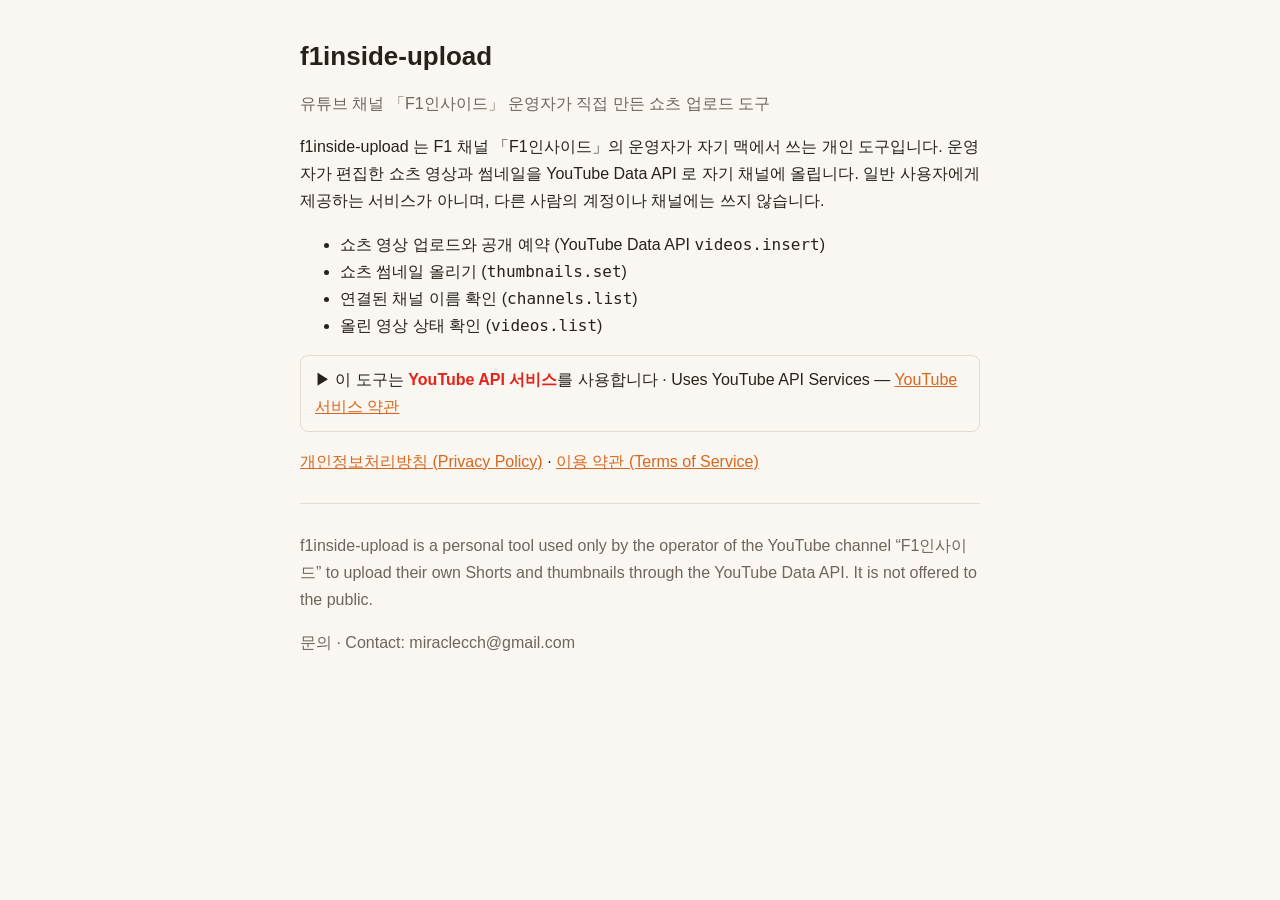
<file: index.html>
<!doctype html><html lang="ko"><head><meta charset="utf-8"><meta name="viewport" content="width=device-width,initial-scale=1">
<title>f1inside-upload</title><link rel="stylesheet" href="style.css"></head><body><main>
<h1>f1inside-upload</h1>
<p class="sub">유튜브 채널 「F1인사이드」 운영자가 직접 만든 쇼츠 업로드 도구</p>
<p>f1inside-upload 는 F1 채널 「F1인사이드」의 운영자가 자기 맥에서 쓰는 개인 도구입니다. 운영자가 편집한 쇼츠 영상과 썸네일을 YouTube Data API 로 자기 채널에 올립니다. 일반 사용자에게 제공하는 서비스가 아니며, 다른 사람의 계정이나 채널에는 쓰지 않습니다.</p>
<ul>
<li>쇼츠 영상 업로드와 공개 예약 (YouTube Data API <code>videos.insert</code>)</li>
<li>쇼츠 썸네일 올리기 (<code>thumbnails.set</code>)</li>
<li>연결된 채널 이름 확인 (<code>channels.list</code>)</li>
<li>올린 영상 상태 확인 (<code>videos.list</code>)</li>
</ul>
<p class="yt">▶ 이 도구는 <b>YouTube API 서비스</b>를 사용합니다 · Uses YouTube API Services — <a href="https://www.youtube.com/t/terms">YouTube 서비스 약관</a></p>
<p><a href="privacy.html">개인정보처리방침 (Privacy Policy)</a> · <a href="terms.html">이용 약관 (Terms of Service)</a></p>
<hr>
<p class="sub">f1inside-upload is a personal tool used only by the operator of the YouTube channel “F1인사이드” to upload their own Shorts and thumbnails through the YouTube Data API. It is not offered to the public.</p>
<p class="sub">문의 · Contact: miraclecch@gmail.com</p>
</main></body></html>
</file>
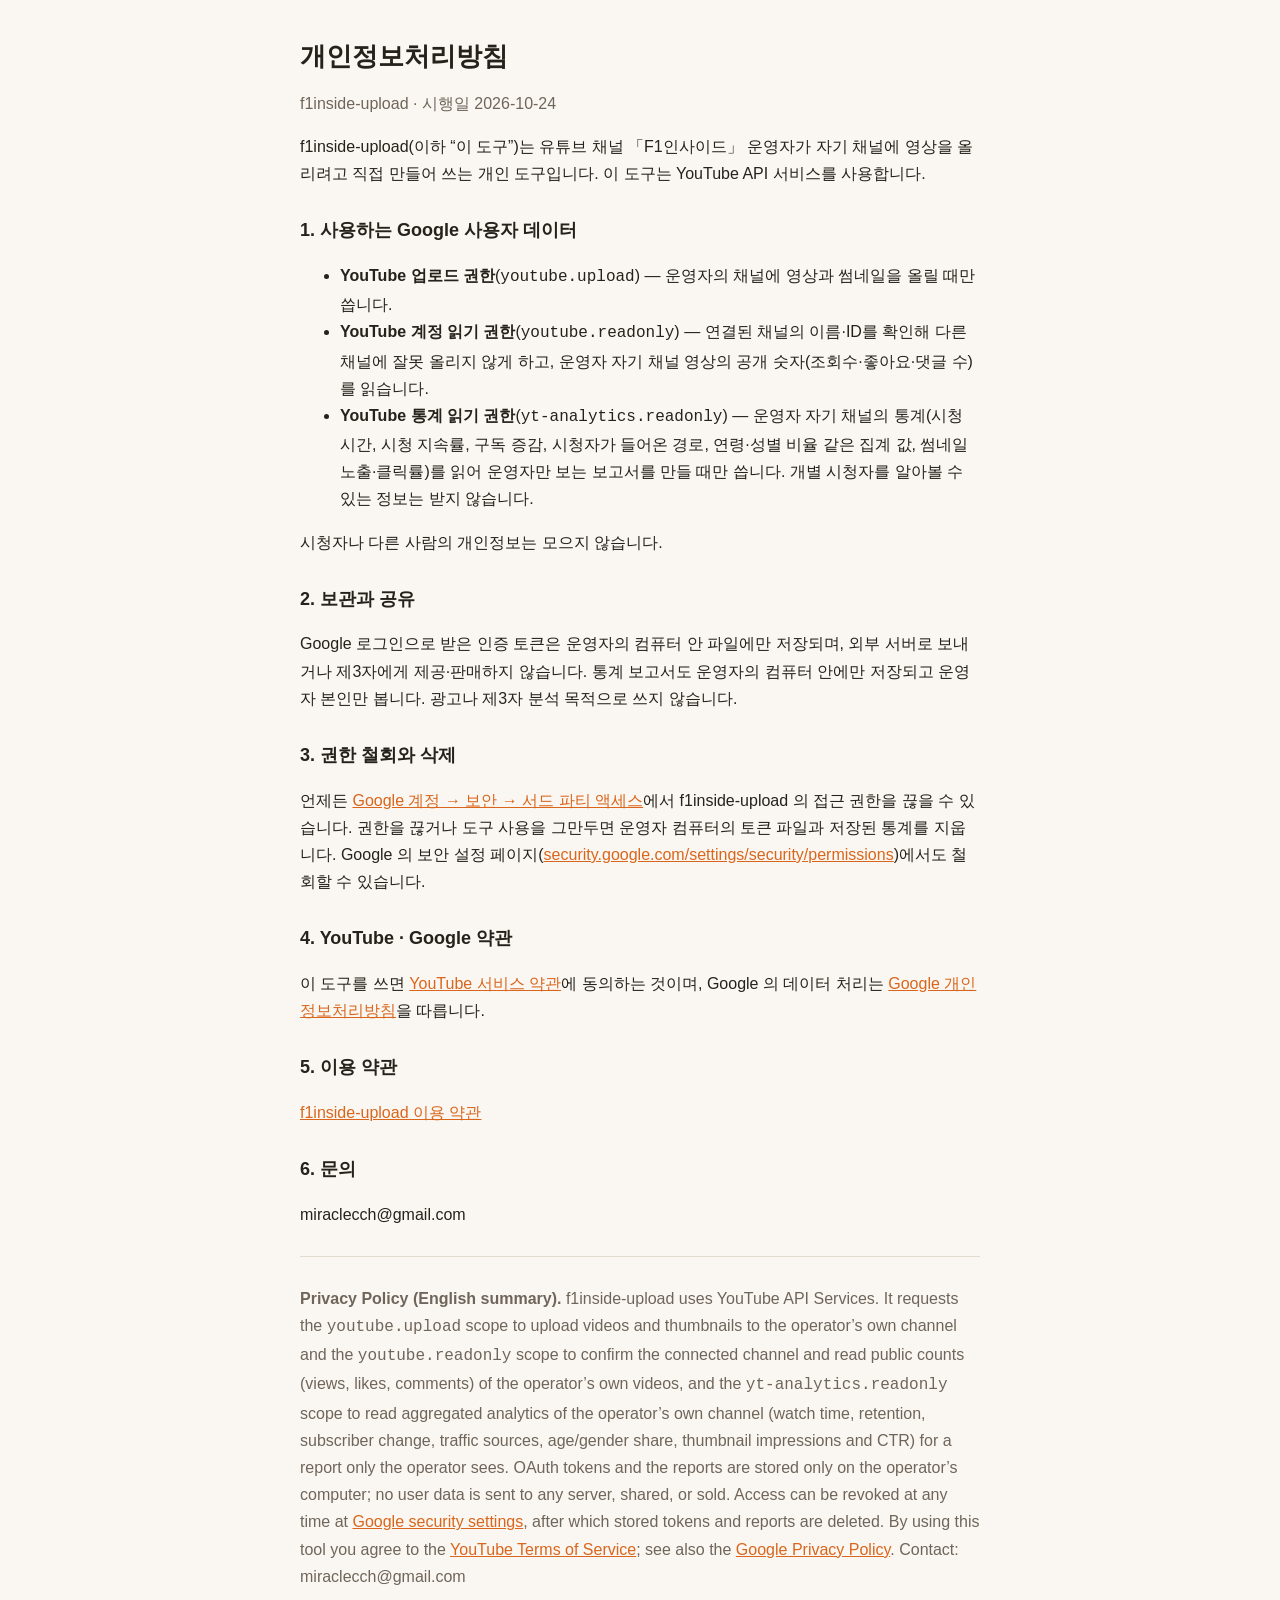
<file: privacy.html>
<!doctype html><html lang="ko"><head><meta charset="utf-8"><meta name="viewport" content="width=device-width,initial-scale=1">
<title>f1inside-upload 개인정보처리방침</title><link rel="stylesheet" href="style.css"></head><body><main>
<h1>개인정보처리방침</h1>
<p class="sub">f1inside-upload · 시행일 2026-10-24</p>
<p>f1inside-upload(이하 “이 도구”)는 유튜브 채널 「F1인사이드」 운영자가 자기 채널에 영상을 올리려고 직접 만들어 쓰는 개인 도구입니다. 이 도구는 YouTube API 서비스를 사용합니다.</p>
<h2>1. 사용하는 Google 사용자 데이터</h2>
<ul>
<li><b>YouTube 업로드 권한</b>(<code>youtube.upload</code>) — 운영자의 채널에 영상과 썸네일을 올릴 때만 씁니다.</li>
<li><b>YouTube 계정 읽기 권한</b>(<code>youtube.readonly</code>) — 연결된 채널의 이름·ID를 확인해 다른 채널에 잘못 올리지 않게 하고, 운영자 자기 채널 영상의 공개 숫자(조회수·좋아요·댓글 수)를 읽습니다.</li>
<li><b>YouTube 통계 읽기 권한</b>(<code>yt-analytics.readonly</code>) — 운영자 자기 채널의 통계(시청 시간, 시청 지속률, 구독 증감, 시청자가 들어온 경로, 연령·성별 비율 같은 집계 값, 썸네일 노출·클릭률)를 읽어 운영자만 보는 보고서를 만들 때만 씁니다. 개별 시청자를 알아볼 수 있는 정보는 받지 않습니다.</li>
</ul>
<p>시청자나 다른 사람의 개인정보는 모으지 않습니다.</p>
<h2>2. 보관과 공유</h2>
<p>Google 로그인으로 받은 인증 토큰은 운영자의 컴퓨터 안 파일에만 저장되며, 외부 서버로 보내거나 제3자에게 제공·판매하지 않습니다. 통계 보고서도 운영자의 컴퓨터 안에만 저장되고 운영자 본인만 봅니다. 광고나 제3자 분석 목적으로 쓰지 않습니다.</p>
<h2>3. 권한 철회와 삭제</h2>
<p>언제든 <a href="https://myaccount.google.com/permissions">Google 계정 → 보안 → 서드 파티 액세스</a>에서 f1inside-upload 의 접근 권한을 끊을 수 있습니다. 권한을 끊거나 도구 사용을 그만두면 운영자 컴퓨터의 토큰 파일과 저장된 통계를 지웁니다. Google 의 보안 설정 페이지(<a href="https://security.google.com/settings/security/permissions">security.google.com/settings/security/permissions</a>)에서도 철회할 수 있습니다.</p>
<h2>4. YouTube · Google 약관</h2>
<p>이 도구를 쓰면 <a href="https://www.youtube.com/t/terms">YouTube 서비스 약관</a>에 동의하는 것이며, Google 의 데이터 처리는 <a href="https://policies.google.com/privacy">Google 개인정보처리방침</a>을 따릅니다.</p>
<h2>5. 이용 약관</h2>
<p><a href="terms.html">f1inside-upload 이용 약관</a></p>
<h2>6. 문의</h2>
<p>miraclecch@gmail.com</p>
<hr>
<p class="sub"><b>Privacy Policy (English summary).</b> f1inside-upload uses YouTube API Services. It requests the <code>youtube.upload</code> scope to upload videos and thumbnails to the operator’s own channel and the <code>youtube.readonly</code> scope to confirm the connected channel and read public counts (views, likes, comments) of the operator’s own videos, and the <code>yt-analytics.readonly</code> scope to read aggregated analytics of the operator’s own channel (watch time, retention, subscriber change, traffic sources, age/gender share, thumbnail impressions and CTR) for a report only the operator sees. OAuth tokens and the reports are stored only on the operator’s computer; no user data is sent to any server, shared, or sold. Access can be revoked at any time at <a href="https://security.google.com/settings/security/permissions">Google security settings</a>, after which stored tokens and reports are deleted. By using this tool you agree to the <a href="https://www.youtube.com/t/terms">YouTube Terms of Service</a>; see also the <a href="https://policies.google.com/privacy">Google Privacy Policy</a>. Contact: miraclecch@gmail.com</p>
</main></body></html>
</file>
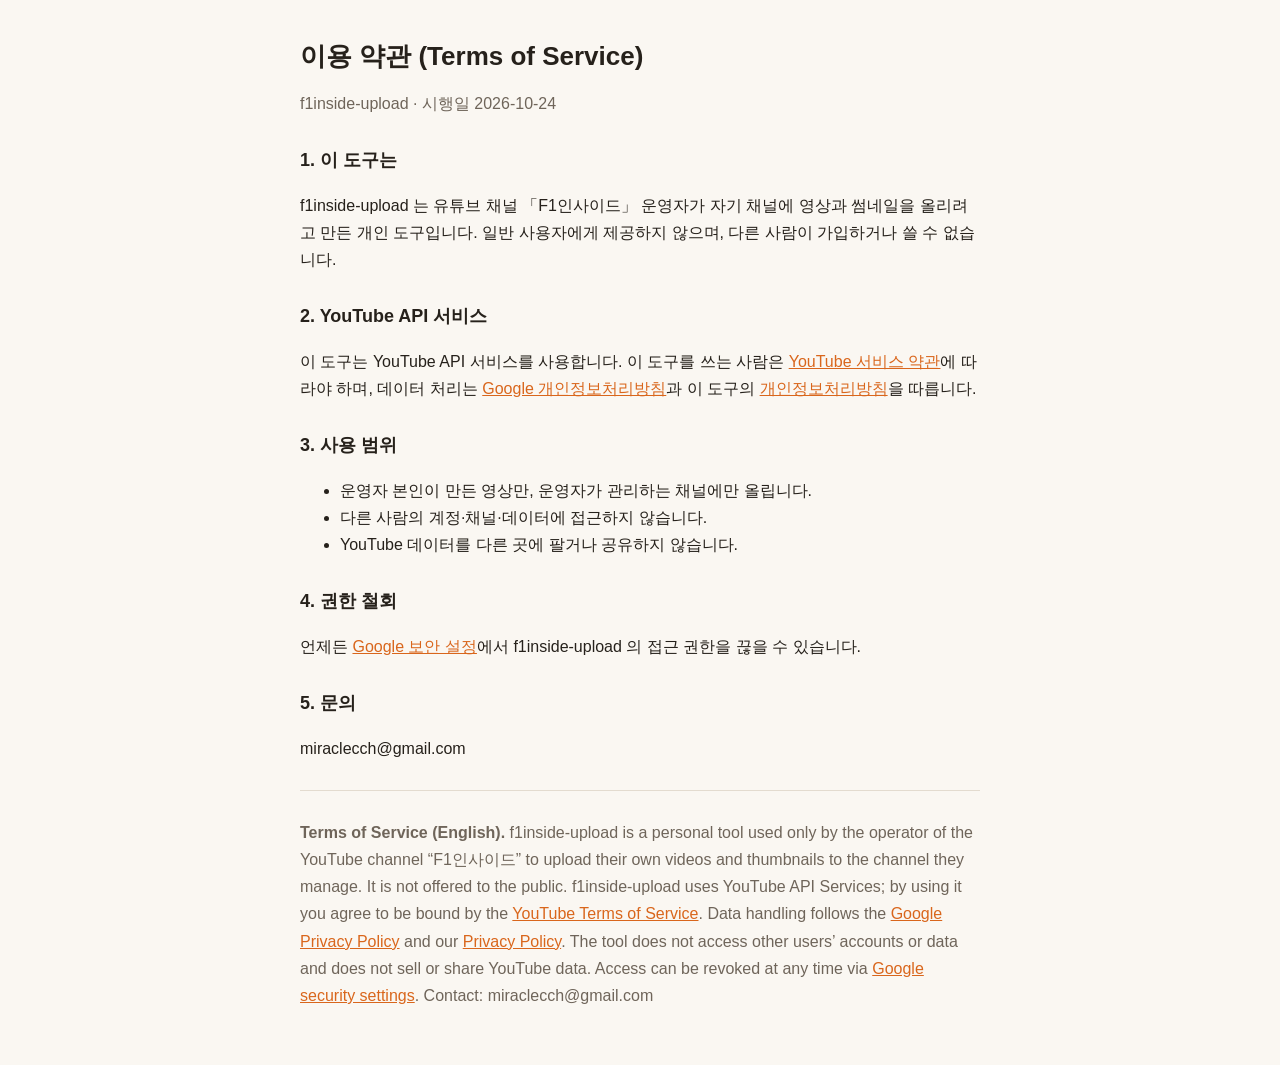
<file: terms.html>
<!doctype html><html lang="ko"><head><meta charset="utf-8"><meta name="viewport" content="width=device-width,initial-scale=1">
<title>f1inside-upload 이용 약관</title><link rel="stylesheet" href="style.css"></head><body><main>
<h1>이용 약관 (Terms of Service)</h1>
<p class="sub">f1inside-upload · 시행일 2026-10-24</p>
<h2>1. 이 도구는</h2>
<p>f1inside-upload 는 유튜브 채널 「F1인사이드」 운영자가 자기 채널에 영상과 썸네일을 올리려고 만든 개인 도구입니다. 일반 사용자에게 제공하지 않으며, 다른 사람이 가입하거나 쓸 수 없습니다.</p>
<h2>2. YouTube API 서비스</h2>
<p>이 도구는 YouTube API 서비스를 사용합니다. 이 도구를 쓰는 사람은 <a href="https://www.youtube.com/t/terms">YouTube 서비스 약관</a>에 따라야 하며, 데이터 처리는 <a href="https://policies.google.com/privacy">Google 개인정보처리방침</a>과 이 도구의 <a href="privacy.html">개인정보처리방침</a>을 따릅니다.</p>
<h2>3. 사용 범위</h2>
<ul>
<li>운영자 본인이 만든 영상만, 운영자가 관리하는 채널에만 올립니다.</li>
<li>다른 사람의 계정·채널·데이터에 접근하지 않습니다.</li>
<li>YouTube 데이터를 다른 곳에 팔거나 공유하지 않습니다.</li>
</ul>
<h2>4. 권한 철회</h2>
<p>언제든 <a href="https://security.google.com/settings/security/permissions">Google 보안 설정</a>에서 f1inside-upload 의 접근 권한을 끊을 수 있습니다.</p>
<h2>5. 문의</h2>
<p>miraclecch@gmail.com</p>
<hr>
<p class="sub"><b>Terms of Service (English).</b> f1inside-upload is a personal tool used only by the operator of the YouTube channel “F1인사이드” to upload their own videos and thumbnails to the channel they manage. It is not offered to the public. f1inside-upload uses YouTube API Services; by using it you agree to be bound by the <a href="https://www.youtube.com/t/terms">YouTube Terms of Service</a>. Data handling follows the <a href="https://policies.google.com/privacy">Google Privacy Policy</a> and our <a href="privacy.html">Privacy Policy</a>. The tool does not access other users’ accounts or data and does not sell or share YouTube data. Access can be revoked at any time via <a href="https://security.google.com/settings/security/permissions">Google security settings</a>. Contact: miraclecch@gmail.com</p>
</main></body></html>
</file>
<file: style.css>
:root{--bg:#faf7f2;--fg:#26211b;--sub:#6f655a;--acc:#d9661c;--line:#e3dbcf}
@media (prefers-color-scheme:dark){:root{--bg:#17140f;--fg:#f1ebe3;--sub:#ab9f91;--acc:#f08a45;--line:#3a332a}}
body{margin:0;background:var(--bg);color:var(--fg);font:16px/1.7 -apple-system,"Apple SD Gothic Neo","Noto Sans KR",sans-serif;padding:40px 16px}
main{max-width:680px;margin:0 auto}h1{font-size:26px;line-height:1.3;margin:0 0 6px}h2{font-size:18px;margin:28px 0 6px}
p,li{color:var(--fg)}.sub{color:var(--sub)}a{color:var(--acc)}hr{border:0;border-top:1px solid var(--line);margin:28px 0}
.yt{border:1px solid var(--line);border-radius:8px;padding:10px 14px}.yt b{color:#e62117}
</file>
